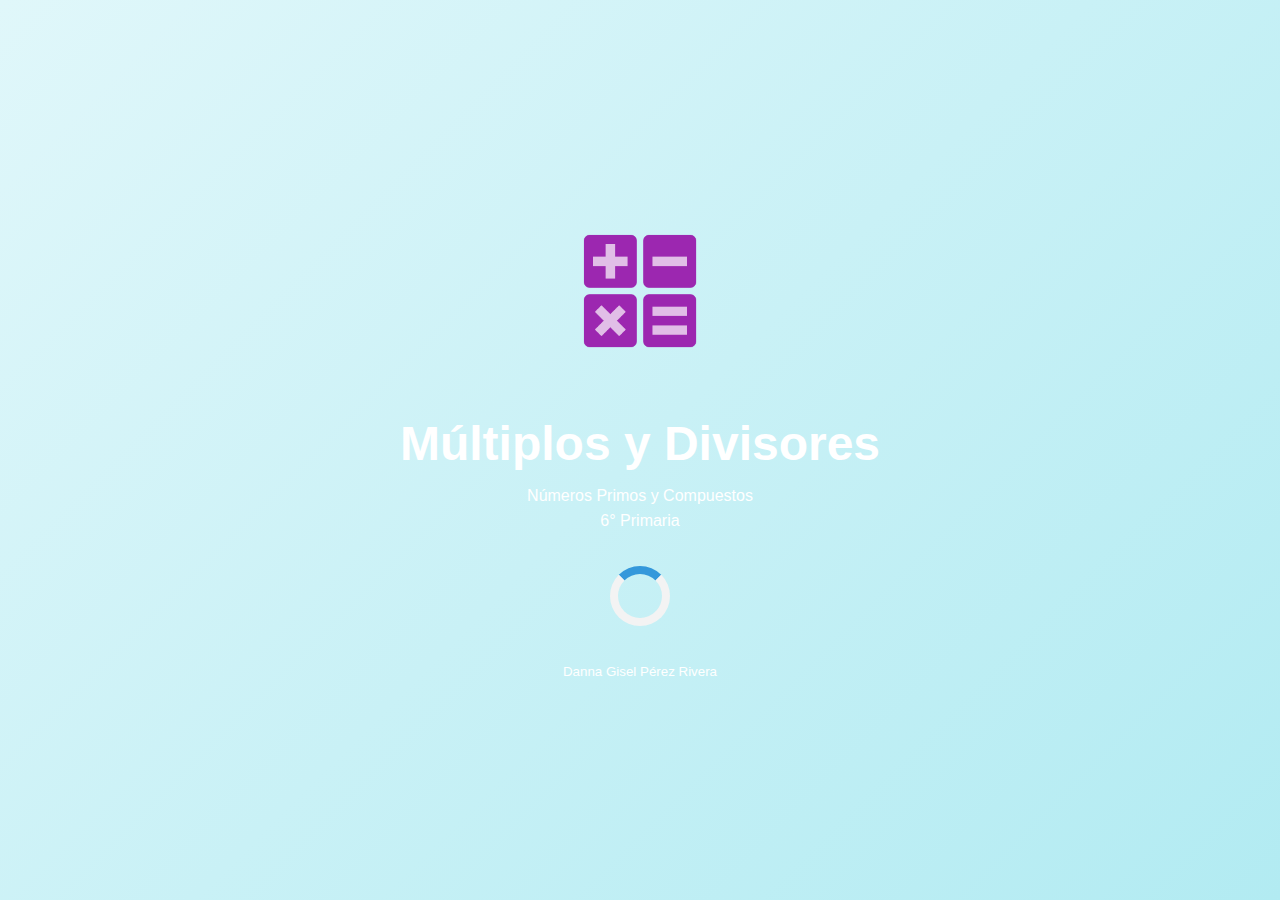
<file: index.html>
<!DOCTYPE html>
<html lang="es">
<head>
  <meta charset="UTF-8">
  <meta name="viewport" content="width=device-width, initial-scale=1.0">
  <title>Primos y Compuestos</title>
  <link rel="manifest" href="manifest.json">
  <meta name="theme-color" content="#1e88e5">
  <link rel="stylesheet" href="styles.css">
</head>
<body class="splash">
  <div class="splash-container">
    <img src="assets/icon-512.png" alt="Logo" class="logo">
    <h1>Múltiplos y Divisores</h1>
    <p>Números Primos y Compuestos<br>6° Primaria</p>
    <div class="loader"></div>
    <small>Danna Gisel Pérez Rivera</small>
  </div>

  <script>
    // Después de 3 segundos va al home real
    setTimeout(() => {
      window.location.href = "home.html";
    }, 3000);
  </script>
</body>
</html>
</file>
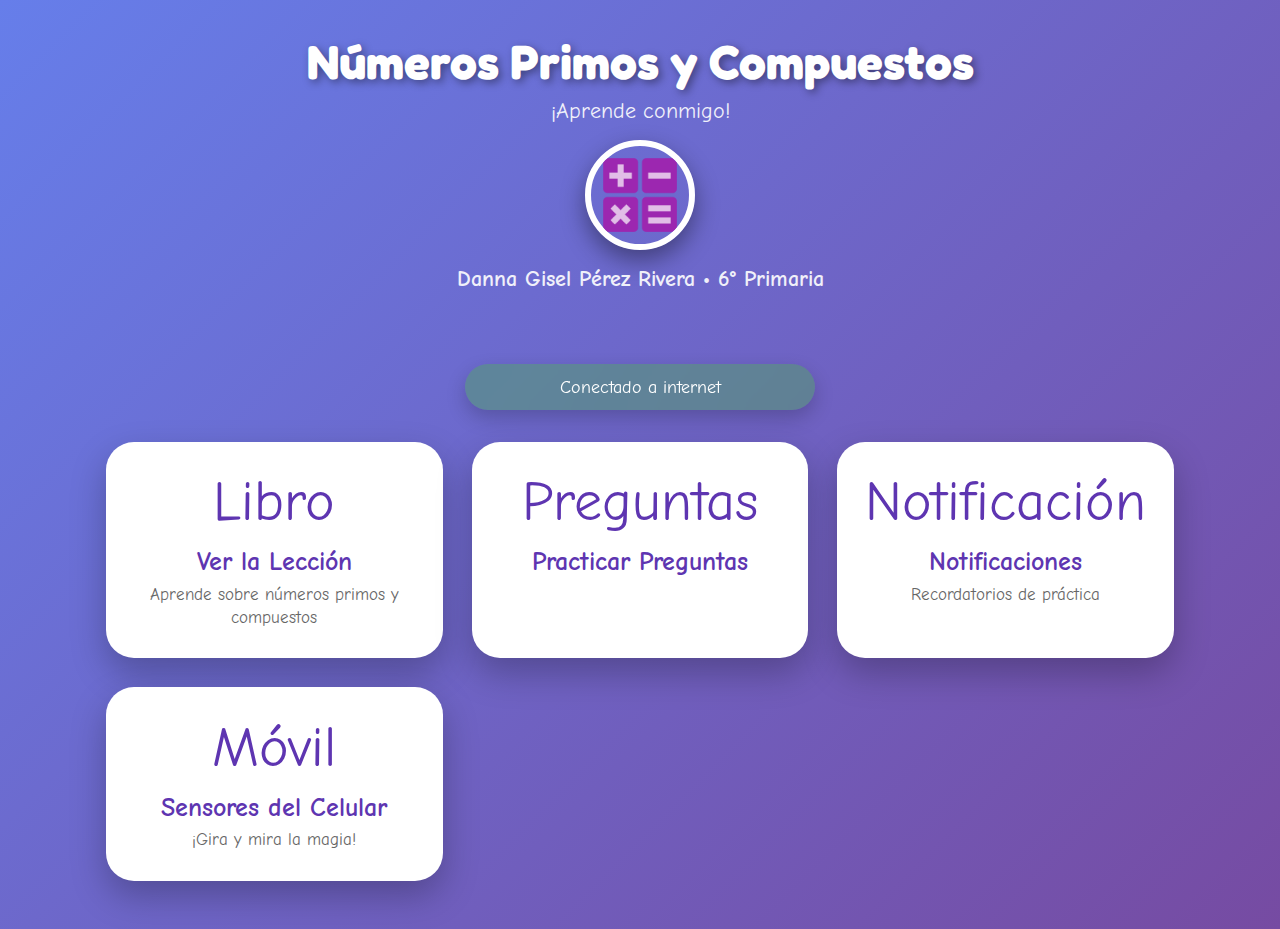
<file: home.html>
<!DOCTYPE html>
<html lang="es">
<head>
  <meta charset="UTF-8">
  <meta name="viewport" content="width=device-width, initial-scale=1.0">
  <title>Inicio | Números Primos</title>
  <link rel="manifest" href="manifest.json">
  <meta name="theme-color" content="#667eea">
  <link href="https://fonts.googleapis.com/css2?family=Fredoka+One&family=Comic+Neue:wght@400;700&display=swap" rel="stylesheet">
  <style>
    * { margin:0; padding:0; box-sizing:border-box; }
    body {
      font-family: 'Comic Neue', cursive;
      background: linear-gradient(135deg, #667eea 0%, #764ba2 100%);
      min-height: 100vh;
      color: white;
    }

    header {
      text-align: center;
      padding: 2rem 1rem;
    }
    header h1 {
      font-family: 'Fredoka One', cursive;
      font-size: 3rem;
      margin-bottom: 0.5rem;
      text-shadow: 3px 3px 8px rgba(0,0,0,0.4);
    }
    header p { font-size: 1.4rem; opacity: 0.9; }

    .avatar {
      width: 110px;
      height: 110px;
      border-radius: 50%;
      border: 6px solid white;
      margin: 1rem auto;
      display: block;
      box-shadow: 0 10px 25px rgba(0,0,0,0.4);
    }

    .container { max-width: 1100px; margin: 0 auto; padding: 1rem; }

    .status {
      text-align: center;
      margin: 1.5rem auto;
      padding: 0.8rem 2rem;
      background: rgba(255,255,255,0.25);
      border-radius: 50px;
      max-width: 350px;
      font-size: 1.1rem;
      backdrop-filter: blur(10px);
      box-shadow: 0 8px 20px rgba(0,0,0,0.2);
    }

    .grid {
      display: grid;
      grid-template-columns: repeat(auto-fit, minmax(260px, 1fr));
      gap: 1.8rem;
      margin: 2rem 0;
    }

    .card-btn {
      background: white;
      color: #5e35b1;
      padding: 1.8rem 1.2rem;
      border-radius: 28px;
      text-align: center;
      box-shadow: 0 15px 35px rgba(0,0,0,0.25);
      transition: all 0.4s;
      text-decoration: none;
      display: block;
    }

    .card-btn:hover {
      transform: translateY(-12px) scale(1.05);
      box-shadow: 0 25px 50px rgba(0,0,0,0.4);
    }

    .card-btn span {
      display: block;
      font-size: 3.5rem;
      margin-bottom: 0.8rem;
    }

    .card-btn .titulo {
      font-size: 1.6rem;
      font-weight: bold;
      color: #5e35b1;
      margin-bottom: 0.4rem;
    }

    .card-btn .subtitulo {
      font-size: 1.05rem;
      color: #666;
      line-height: 1.4;
    }

    .footer {
      text-align: center;
      padding: 3rem 1rem;
      margin-top: 3rem;
      font-size: 1.1rem;
      opacity: 0.9;
    }

    @keyframes float { 0%,100% { transform: translateY(0); } 50% { transform: translateY(-15px); } }
    .floating { animation: float 5s ease-in-out infinite; }
  </style>
</head>
<body>

  <header>
    <h1>Números Primos y Compuestos</h1>
    <p>¡Aprende conmigo!</p>
    <img src="assets/icon-512.png" alt="Logo" class="avatar floating">
    <p><strong>Danna Gisel Pérez Rivera • 6° Primaria</strong></p>
  </header>

  <div class="container">
    <div class="status" id="status">Detectando conexión...</div>

    <div class="grid">
      <a href="leccion.html" class="card-btn">
        <span>Libro</span>
        <div class="titulo">Ver la Lección</div>
        <div class="subtitulo">Aprende sobre números primos y compuestos</div>
      </a>


      <a href="preguntas.html" class="card-btn">
        <span>Preguntas</span>
        <div class="titulo">Practicar Preguntas</div>
      </a>

      <div class="card-btn" onclick="activarNotificaciones()">
        <span>Notificación</span>
        <div class="titulo">Notificaciones</div>
        <div class="subtitulo">Recordatorios de práctica</div>
      </div>

      <div class="card-btn" onclick="usarSensores()">
        <span>Móvil</span>
        <div class="titulo">Sensores del Celular</div>
        <div class="subtitulo">¡Gira y mira la magia!</div>
      </div>
    </div>
  </div>


  <script src="script.js"></script>
  <script>
    function actualizarEstado() {
      const s = document.getElementById('status');
      if (navigator.onLine) {
        s.textContent = 'Conectado a internet';
        s.style.background = 'rgba(76, 175, 80, 0.4)';
      } else {
        s.textContent = 'Sin conexión → ¡Todo funciona offline!';
        s.style.background = 'rgba(255, 152, 0, 0.4)';
      }
    }
    window.addEventListener('online', actualizarEstado);
    window.addEventListener('offline', actualizarEstado);
    actualizarEstado();

    if ('serviceWorker' in navigator) {
      navigator.serviceWorker.register('sw.js');
    }
  </script>
</body>
</html>
</file>
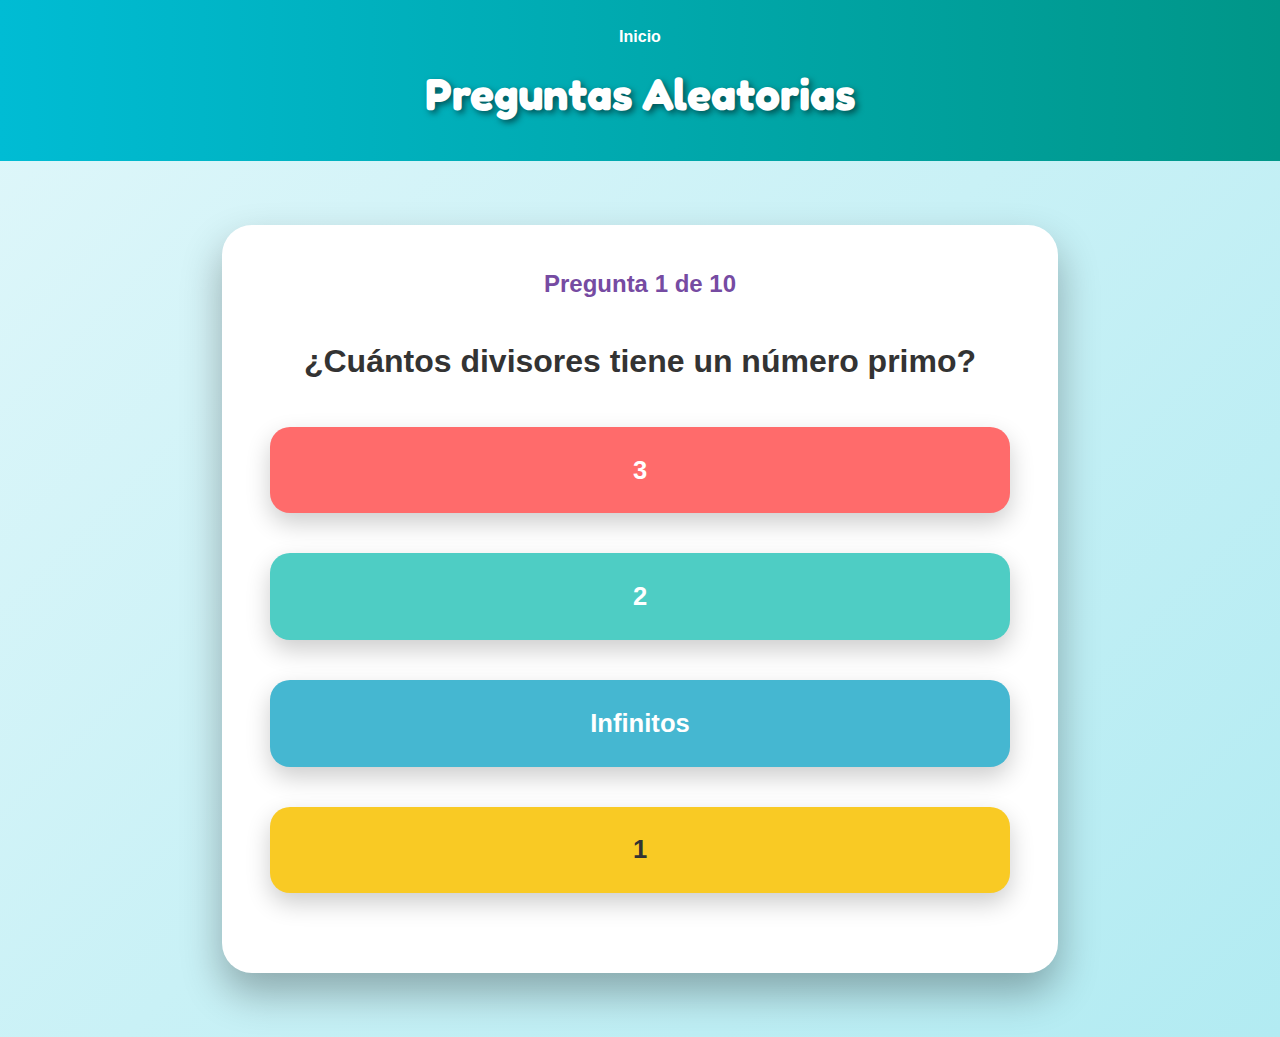
<file: preguntas.html>
<!DOCTYPE html>
<html lang="es">
<head>
  <meta charset="UTF-8">
  <meta name="viewport" content="width=device-width, initial-scale=1.0">
  <title>Preguntas - Números Primos</title>
  <link rel="stylesheet" href="styles.css">
  <link href="https://fonts.googleapis.com/css2?family=Fredoka+One&family=Comic+Neue:wght@400;700&display=swap" rel="stylesheet">
  <style>
    body {
      margin: 0;
      font-family: 'Comic Neue', cursive;
      background: linear-gradient(135deg, #667eea 0%, #764ba2 100%);
      min-height: 100vh;
      color: white;
    }
    header {
      background: rgba(0,0,0,0.3);
      padding: 1.5rem;
      text-align: center;
      backdrop-filter: blur(10px);
    }
    header a { color: white; text-decoration: none; font-weight: bold; }
    header h1 { 
      font-family: 'Fredoka One', cursive; 
      font-size: 2.8rem; 
      margin: 0.5rem 0;
      text-shadow: 3px 3px 6px rgba(0,0,0,0.5);
    }
    .container { 
      max-width: 900px; 
      margin: 2rem auto; 
      padding: 1rem; 
    }
    .card {
      background: white;
      color: #333;
      border-radius: 30px;
      padding: 2.5rem;
      box-shadow: 0 20px 40px rgba(0,0,0,0.3);
      text-align: center;
    }
    .pregunta-num { font-size: 1.5rem; color: #764ba2; font-weight: bold; }
    .pregunta-texto { 
      font-size: 2rem; 
      margin: 2rem 0; 
      font-weight: bold; 
      color: #333;
    }
    .opciones {
      display: grid;
      gap: 1.5rem;
      margin: 2rem 0;
    }
    .opcion-btn {
      padding: 1.8rem;
      font-size: 1.6rem;
      font-weight: bold;
      border: none;
      border-radius: 20px;
      cursor: pointer;
      transition: all 0.3s;
      box-shadow: 0 10px 25px rgba(0,0,0,0.2);
    }
    .opcion-btn:nth-child(1) { background: #ff6b6b; color: white; }
    .opcion-btn:nth-child(2) { background: #4ecdc4; color: white; }
    .opcion-btn:nth-child(3) { background: #45b7d1; color: white; }
    .opcion-btn:nth-child(4) { background: #f9ca24; color: #333; }
    .opcion-btn:hover { transform: scale(1.08); box-shadow: 0 20px 40px rgba(0,0,0,0.4); }

    .final {
      background: linear-gradient(45deg, #667eea, #764ba2);
      color: white;
      padding: 3rem;
      border-radius: 30px;
    }
    .boton-repetir {
      margin: 2rem auto;
      padding: 1.8rem 4rem;
      background: #ff6b6b;
      color: white;
      border: none;
      border-radius: 50px;
      font-size: 2rem;
      font-family: 'Fredoka One', cursive;
      cursor: pointer;
      box-shadow: 0 15px 35px rgba(255,107,107,0.6);
    }
    .boton-repetir:hover { transform: scale(1.1); }
  </style>
</head>
<body>

  <header>
    <a href="home.html">Inicio</a>
    <h1>Preguntas Aleatorias</h1>
    
  </header>

  <div class="container">
    <div id="quiz"></div>
  </div>

  <script>
    let preguntas = [], indice = 0, correctas = 0;

    fetch('data/leccion-primos.json')
      .then(r => r.json())
      .then(data => {
        preguntas = data.preguntas.sort(() => Math.random() - 0.5);
        mostrar();
      });

    function mostrar() {
      if (indice >= preguntas.length) {
        document.getElementById('quiz').innerHTML = `
          <div class="card final">
            <h2>¡FELICIDADES!</h2>
            <p style="font-size:2.5rem;">Acertaste <strong>${correctas}</strong> de ${preguntas.length}</p>
            <button class="boton-repetir" onclick="location.reload()">
              Volver a Practicar
            </button>
            <br><br>
            <a href="home.html" style="color:white; text-decoration:none;">← Volver al inicio</a>
          </div>`;
        return;
      }

      const p = preguntas[indice];
      const ops = [...p.opciones].sort(() => Math.random() - 0.5);

      document.getElementById('quiz').innerHTML = `
        <div class="card">
          <div class="pregunta-num">Pregunta ${indice + 1} de ${preguntas.length}</div>
          <div class="pregunta-texto">${p.pregunta}</div>
          <div class="opciones">
            ${ops.map(op => `<button class="opcion-btn" onclick="responder('${op}')">${op}</button>`).join('')}
          </div>
        </div>`;
    }

    function responder(sel) {
      if (sel === preguntas[indice].correcta) correctas++;
      indice++;
      mostrar();
    }
    window.responder = responder;
  </script>
</body>
</html>
</file>
<file: styles.css>
* { margin:0; padding:0; box-sizing:border-box; font-family:Arial, sans-serif; }
body { background:#f5f5f5; color:#333; line-height:1.6; }
header { background:#1e88e5; color:white; padding:1rem; text-align:center; }
header a { color:white; text-decoration:none; }
h1 { font-size:1.8rem; }
.card { background:white; margin:1rem; padding:1.5rem; border-radius:12px; box-shadow:0 4px 10px rgba(0,0,0,0.1); }
button {
  background:#42a5f5; color:white; border:none; padding:1rem 2rem;
  margin:0.5rem; border-radius:8px; font-size:0.5rem; cursor:pointer;
}
button:hover { background:#1e88e5; }
.buttons { display:flex; flex-wrap:wrap; justify-content:center; gap:1rem; }
#offline-status { text-align:center; padding:1rem; font-weight:bold; }

.splash { height:100vh; background:#1e88e5; display:flex; align-items:center; justify-content:center; color:white; text-align:center; }
.splash-container h1 { font-size:3rem; }
.logo { width:150px; margin-bottom:2rem; }

.loader {
  border: 8px solid #f3f3f3;
  border-top: 8px solid #3498db;
  border-radius: 50%;
  width: 60px; height: 60px;
  animation: spin 1s linear infinite;
  margin: 2rem auto;
}
.big { width:100px; height:100px; }
@keyframes spin { 0% { transform: rotate(0deg); } 100% { transform: rotate(360deg); } }

.opcion { display:block; width:90%; margin:1rem auto; }

/* Mejoras para toda la app - pon esto al final de tu styles.css */
body { 
  font-family: 'Comic Neue', cursive !important; 
  background: linear-gradient(135deg, #e0f7fa, #b2ebf2) !important;
}

header { 
  background: linear-gradient(to right, #00bcd4, #009688) !important;
}

.big-btn {
  background: linear-gradient(to right, #ff9800, #f57c00);
  color: white;
  font-weight: bold;
  font-size: 1.3rem;
  padding: 1.5rem;
  border-radius: 20px;
  box-shadow: 0 8px 20px rgba(255,152,0,0.4);
  transition: all 0.3s;
}

.big-btn:hover {
  transform: translateY(-5px);
  box-shadow: 0 15px 30px rgba(255,152,0,0.6);
}
</file>
